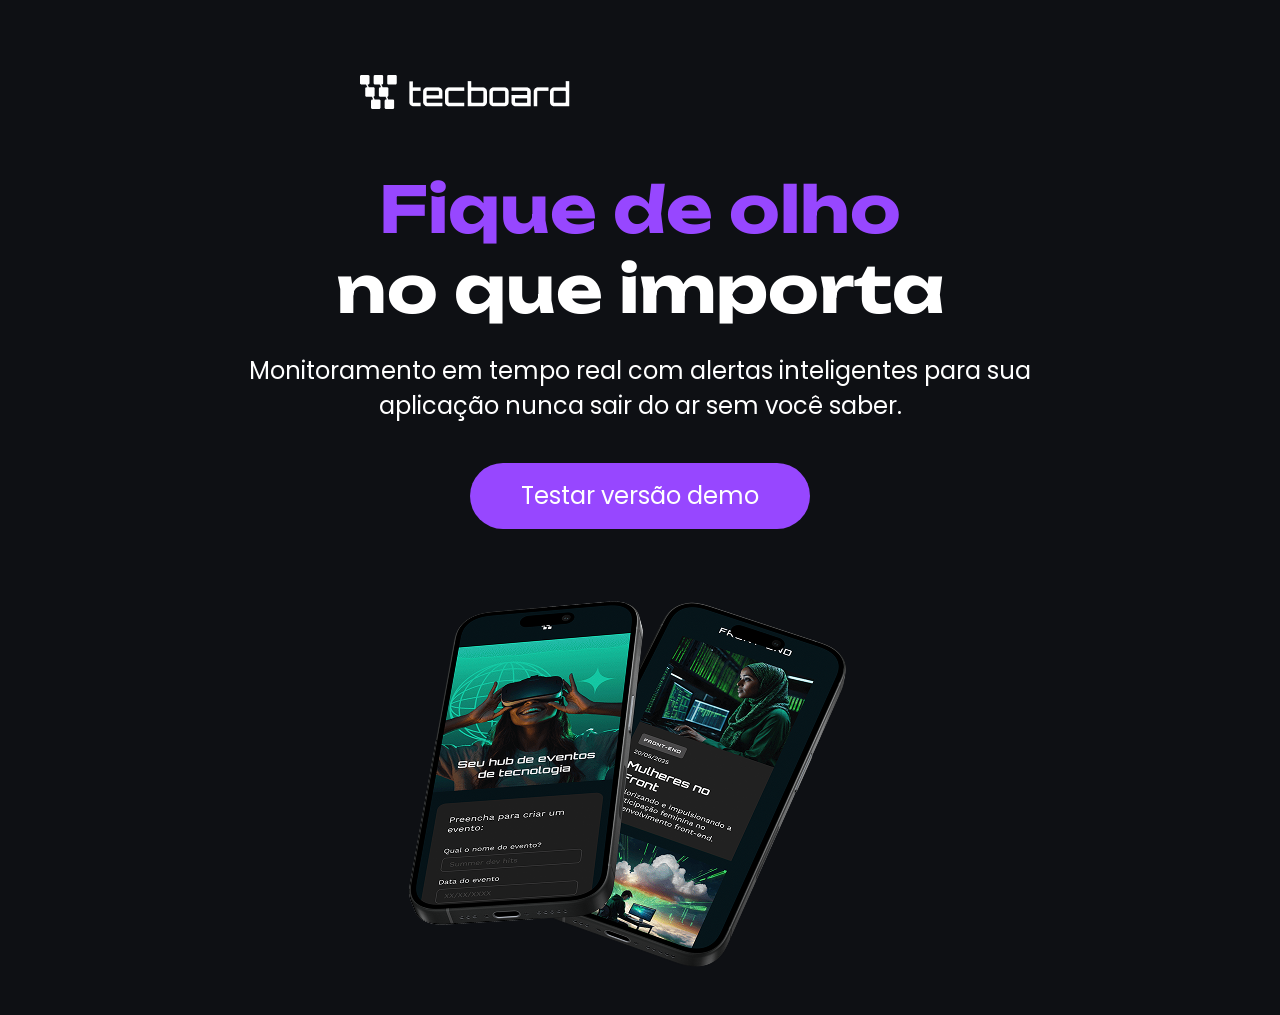
<file: CursosBasicos/HTML E CSS-ambiente,estrutura e estilo/index.html>
<!DOCTYPE html>
<html lang="pt-br">
<head>
    <meta charset="UTF-8">
    <meta name="viewport" content="width=device-width, initial-scale=1.0">
    <meta name="description" content="Tecboard App - monitore suas aplicações em tempo real, para que elas nunca saiam do ar sem você saber">
    <meta name="og:title" content="Tecboard App">
    <meta name="og:description" content="Monitore suas aplicações em tempo real, para que elas nunca saiam do ar sem você saber">
    <meta name="og:image" content="https://danicastilho.github.io/tecboard/img/celulares-sobrespostos-desktop.png">
    <meta name="og:type" content="website">
    <meta name="og:url" content="https://danicastilho.github.io/tecboard/">

    <link rel="icon" href="favicon-tecboard-roxo.svg" type="image/svg+xml">
    <link rel="stylesheet" href="styles/styles.css">
    
    <title>Tecboard</title>
    
    <meta name="google-site-verification" content="54-Po2ep1Lbu1mtYSbjfC4UkEeluThC8_FXgffuajUg" />
</head>
<body>
    <header>
        <img src="assets/logo-techboard-branco.png" alt="Logo do Tecboard App na cor branca">
    </header>
    <main>
        <section>
            <h1>
                <span>Fique de olho</span>
                <br>no que importa
            </h1>
            <p>Monitoramento em tempo real com alertas inteligentes para sua <span>aplicação</span> nunca sair do ar sem você saber.</p>
            <a href="#" title="Teste a versão demo do App Tecboard">Testar versão demo</a>
            <img src="assets/celulares-sobrepostos-desktop.png" alt="Tela do App Tecboard em dois celulares pretos sobrepostos, com destaque para o hub de eventos de tecnologia.">
        </section>
    </main>
</body>
</html>
</file>
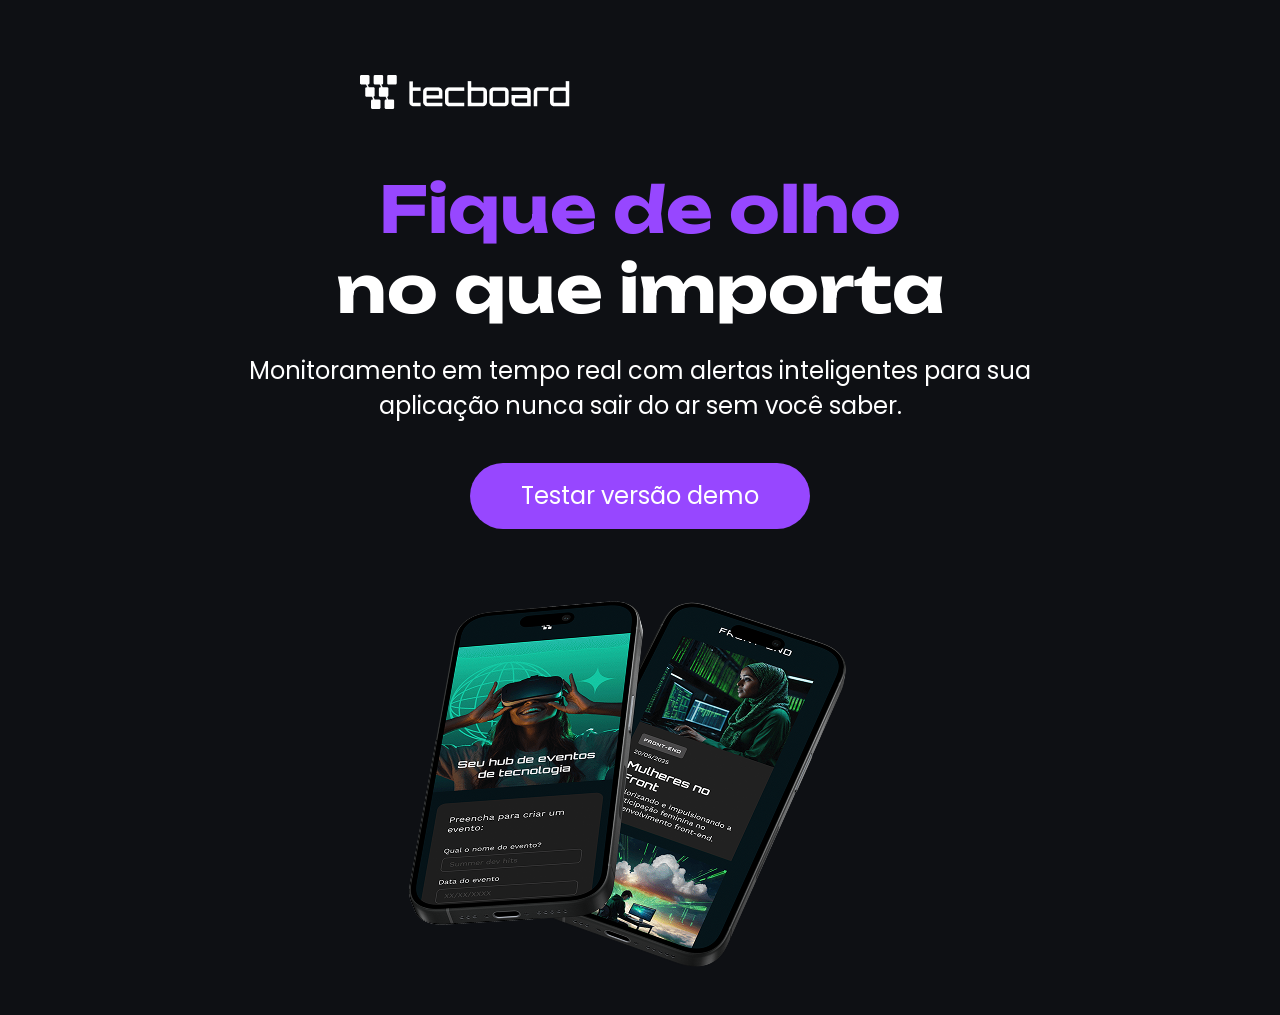
<file: CursosBasicos/HTML-E-CSS-ambiente-estrutura-e-estilo/index.html>
<!--Plataformas websites:
https://www.opengraph.xyz
https://metatags.io/
-->

<!DOCTYPE html>
<html lang="pt-br">
<head>
    <meta charset="UTF-8">
    <meta name="viewport" content="width=device-width, initial-scale=1.0">
    <!--Descrição na busca e preview de links abaixo (Resumo nos resultados)-->
    <meta name="description" content="Tecboard App - monitore suas aplicações em tempo real, para que elas nunca saiam do ar sem você saber">


    <!--OTIMIZANDO SEO PARA COMPARTILHAMENTO SOCIAL (meta name="og:*")-->
    <!--titulo do compartilhamento-->
    <meta name="og:title" content="Tecboard App">
    <!--Descrição do compartilhamento (pode ser a mesma da description acima)-->
    <meta name="og:description" content="Monitore suas aplicações em tempo real, para que elas nunca saiam do ar sem você saber">
    <!--Imagem que aparece no compartilhamento do link (copiar para apontar pro caminho do endereço nao para as pastas)-->
    <meta name="og:image" content="https://matheuscoliv.github.io/CursosFrontWeb/assets/celulares-sobrepostos-desktop.png">
    <!--Referencia o que esta sendo compartilhado (website)-->
    <meta name="og:type" content="website">
    <!--url do site-->
    <meta name="og:url" content="https://matheuscoliv.github.io/CursosFrontWeb/">


    <link rel="icon" href="favicon-tecboard-roxo.svg" type="image/svg+xml">
    <link rel="stylesheet" href="styles/styles.css">
    
    <title>Tecboard - Aplicativo de monitoramento de sistemas</title>
    <!--SEO: técnicas e estratégias usadas para melhorar o posicionamento de um site nos resultados orgânicos (não pagos) de mecanismos de busca como Google, Bing e outros.-->
    <!--tag do google search console-->
    <meta name="google-site-verification" content="sCIe4vKANhuMvI4RhOWXAQQ4ix4-lE_NE75IdH0Vx28" />
</head>
<body>
    <header>
        <img src="assets/logo-techboard-branco.png" alt="Logo do Tecboard App na cor branca">
    </header>
    <main>
        <section>
            <h1>
                <span>Fique de olho</span>
                <br>no que importa
            </h1>
            <p>Monitoramento em tempo real com alertas inteligentes para sua <span>aplicação</span> nunca sair do ar sem você saber.</p>

            <!--title="" deixa um resumo com hover no link caso aconteça (texto descritivo do link)-->
            <a href="#" title="Teste a versão demo do App Tecboard">Testar versão demo</a>

            <img src="assets/celulares-sobrepostos-desktop.png" alt="Tela do App Tecboard em dois celulares pretos sobrepostos, com destaque para o hub de eventos de tecnologia.">
        </section>
    </main>
</body>
</html>
</file>
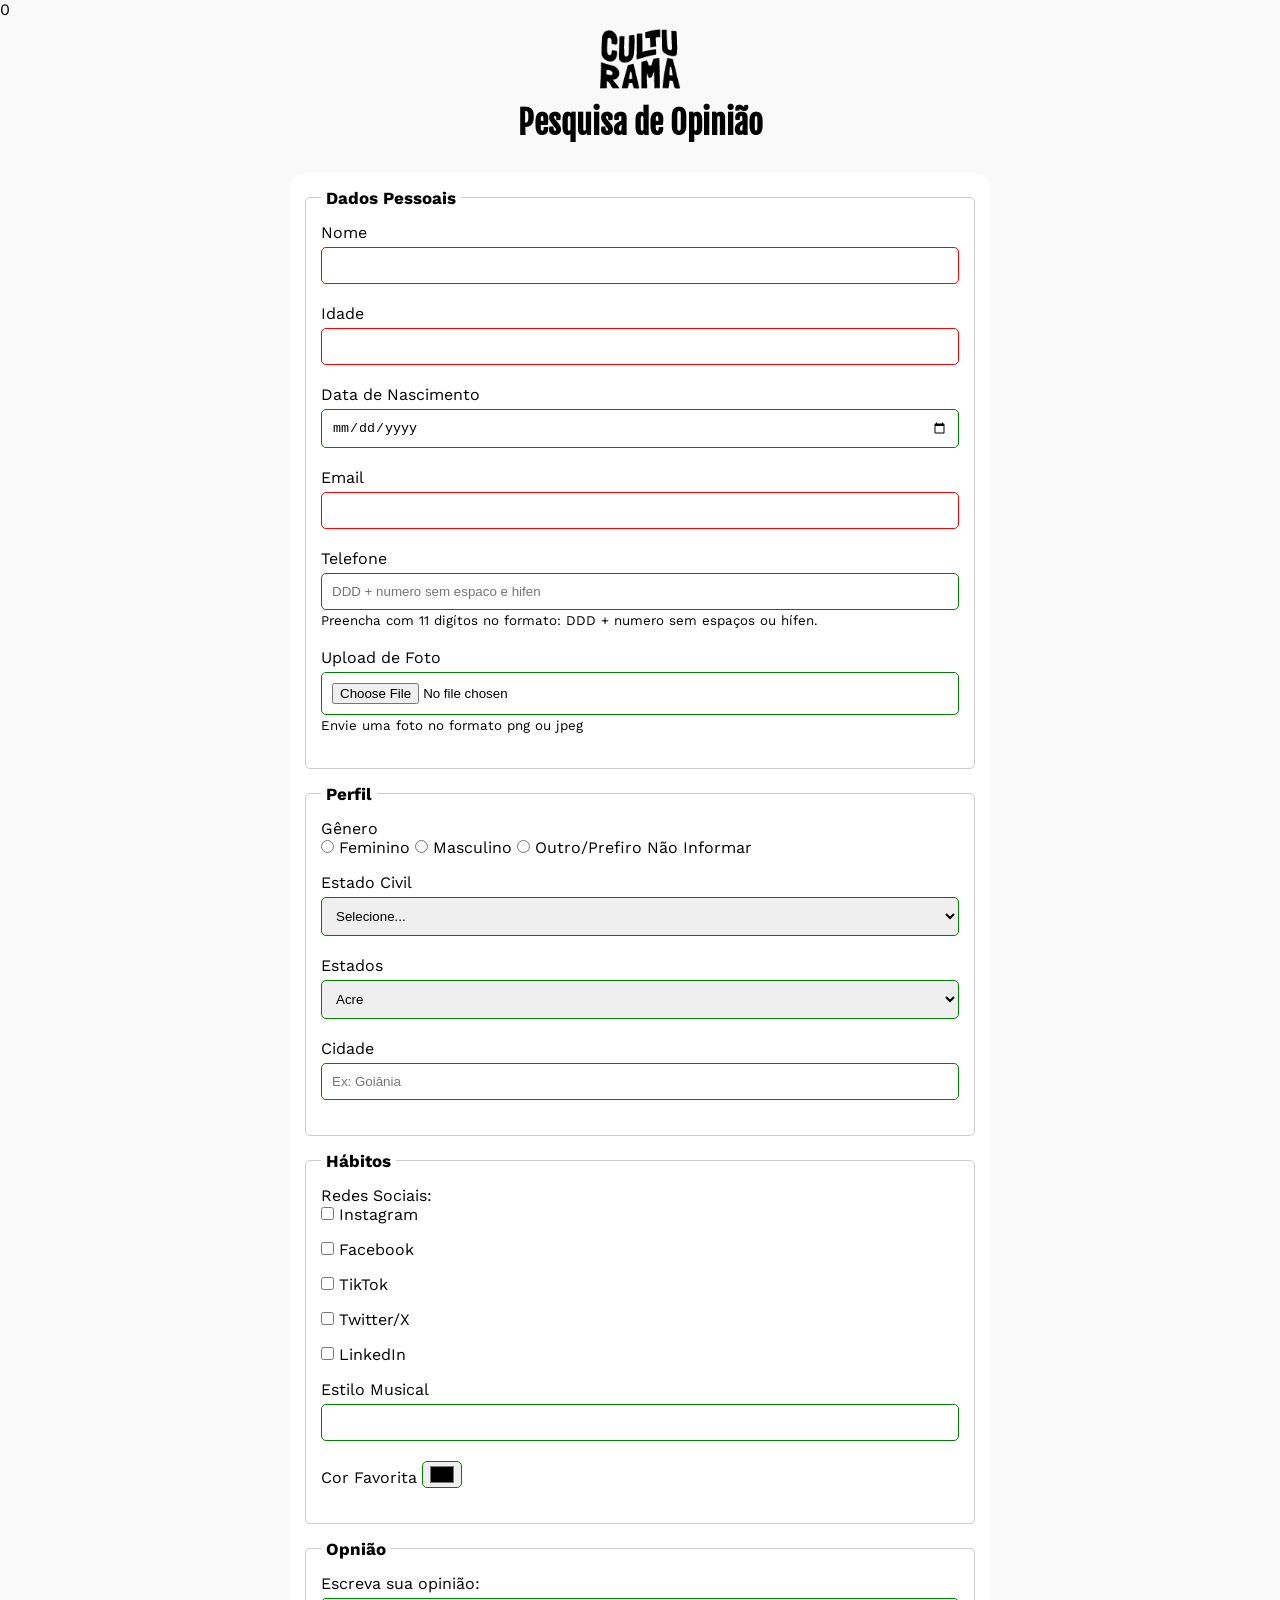
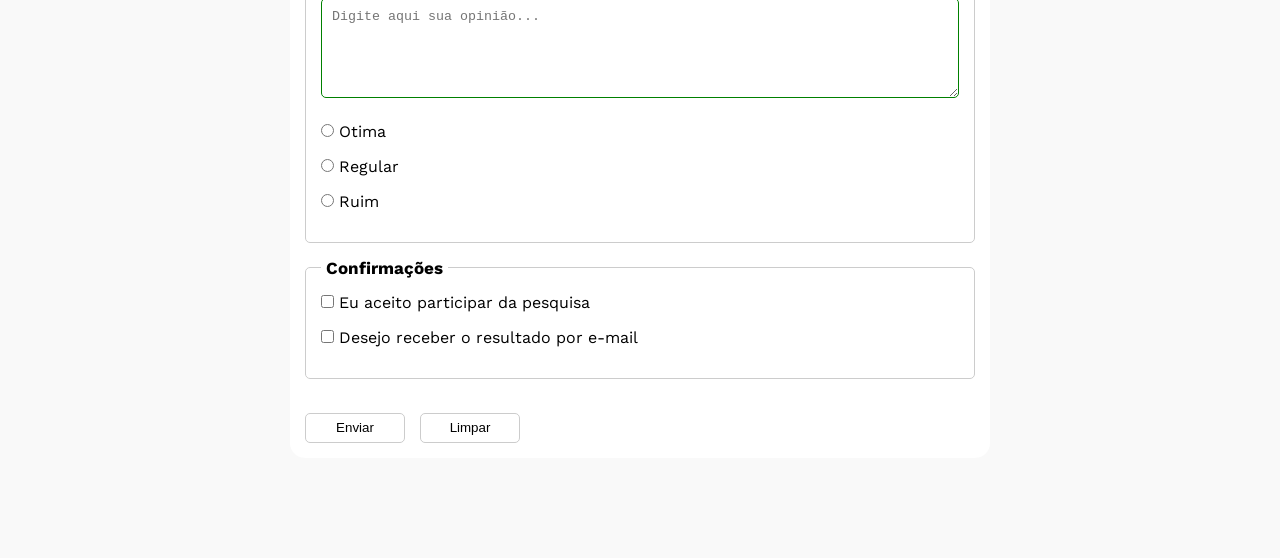
<file: CursosBasicos/HTML-E-CSS-formularios-SEO-e-acessibilidade/index.html>
<!DOCTYPE html>0
<html lang="pt-BR">

<head>
    <meta charset="UTF-8">
    <meta name="viewport" content="width=device-width, initial-scale=1.0">
    <link rel="icon" href="culturama-favico.png">
    <link rel="preconnect" href="https://fonts.googleapis.com">
    <link rel="preconnect" href="https://fonts.gstatic.com" crossorigin>
    <link href="https://fonts.googleapis.com/css2?family=Fjalla+One&family=Work+Sans&display=swap" rel="stylesheet">
    <link rel="stylesheet" href="styles/styles.css">
    <title>form seo acessibilidade-CULTURAMA</title>
</head>

<body>
    <main>
        <header>
            <img src="assets/logo-culturama.png" alt="logo culturama">
            <h1>Pesquisa de Opinião</h1>
        </header>
        <section>
            <form action="sucesso.html" method="get">
                <!--tag fieldset: expoe ao navegador que está começando um conjunto de elementos, relação entre si semanticamente-->
                <fieldset>
                    <!--tag legend adiciona legenda-->
                    <legend>Dados Pessoais</legend>
                    <label for="name">Nome</label>
                    <input id="name" type="text" name="userName" required>
                    <br>

                    <label for="age">Idade</label>
                    <input id="age" type="number" name="age" min="12" max="100" required>
                    <br>
                    <label for="birthdate">Data de Nascimento</label>
                    <input id="birthdate" type="date" name="birthdate">
                    <br>
                    <label for="email">Email</label>
                    <input id="email" type="email" name="userEmail" required>
                    <br>
                    <label for="phoneNumber">Telefone</label>
                    <input id="phoneNumber" type="tel" name="userPhoneNumber" pattern="[0-9{11}]"
                        placeholder="DDD + numero sem espaco e hifen" aria-describedby="phoneHelp">
                    <small id="phoneHelp">Preencha com 11 digítos no formato: DDD + numero sem espaços ou hífen.</small>

                    <br>

                    <label for="image">Upload de Foto</label>
                    <input id="image" type="file" accept="image/*" name="userImage" aria-describedby="imageHelp">
                    <small id="imageHelp">Envie uma foto no formato png ou jpeg</small>
                </fieldset>

                <fieldset>
                    <legend>Perfil</legend>
                    <p>Gênero</p>
                    <input id="fem" type="radio" name="userGender" value="feminino">
                    <label for="fem">Feminino</label>

                    <input id="masc" type="radio" name="userGender" value="masculino">
                    <label for="masc">Masculino</label>

                    <input id="otherNotInformed" type="radio" name="userGender" value="outro/prefiroNaoInformar">
                    <label for="otherNotInformed">Outro/Prefiro Não Informar</label>
                    <br>
                    <label for="maritalStatus">Estado Civil</label>
                    <select id="maritalStatus" name="userMaritalStatus">
                        <option value="notSelected">Selecione...</option>
                        <option value="casado">Casado</option>
                        <option value="solteiro">Solteiro</option>
                        <option value="viuvo">Viuvo</option>
                        <option value="divorciado">Divorciado</option>
                    </select>

                    <br>
                    <label for="state">Estados</label>
                    <select id="state" name="userState" required>
                        <option value="acre">Acre</option>
                        <option value="alagoas">Alagoas</option>
                        <option value="amapa">Amapá</option>
                        <option value="amazonas">Amazonas</option>
                        <option value="bahia">Bahia</option>
                        <option value="ceara">Ceará</option>
                        <option value="DF">Distrito Federal</option>
                        <option value="espiritoSatno">Espirito Santo</option>
                        <option value="goias">Goiás</option>
                        <option value="maranhao">Maranhão</option>
                        <option value="MTdoSul">Mato Grosso do Sul</option>
                        <option value="MT">Mato Grosso</option>
                        <option value="MG">Minas Gerais</option>
                        <option value="para">Pará</option>
                        <option value="paraiba">Paraíba</option>
                        <option value="PR">Paraná</option>
                        <option value="pernambuco">Pernambuco</option>
                        <option value="piaui">Piauí</option>
                        <option value="RJ">Rio de Janeiro</option>
                        <option value="rioGrandeDoNorte">Rio Grande do Norte</option>
                        <option value="rioGrandeDoSul">Rio Grande do Sul</option>
                        <option value="rondonia">Rondônia</option>
                        <option value="roraima">Roraima</option>
                        <option value="SC">Santa Catarina</option>
                        <option value="SP">São Paulo</option>
                        <option value="sergipe">Sergipe</option>
                        <option value="tocantins">Tocantins</option>
                    </select>

                    <br>
                    <label for="city">Cidade</label>
                    <input type="text" id="city" name="userCity" autocomplete="address-level2"
                        placeholder="Ex: Goiânia">
                </fieldset>



                <fieldset>
                    <legend>Hábitos</legend>
                    <p>Redes Sociais:</p>
                    <input id="instagram" type="checkbox" name="social" value="instagram">
                    <label for="instagram">Instagram</label>
                    <br>
                    <input id="facebook" type="checkbox" name="social" value="facebook">
                    <label for="facebook">Facebook</label>
                    <br>
                    <input id="tiktok" type="checkbox" name="social" value="tiktok">
                    <label for="tiktok">TikTok</label>
                    <br>
                    <input id="twitterX" type="checkbox" name="social" value="twitter">
                    <label for="twitterX">Twitter/X</label>
                    <br>
                    <input id="linkedin" type="checkbox" name="social" value="linkedin">
                    <label for="linkedin">LinkedIn</label>
                    <br>
                    <label for="musicStyle">Estilo Musical</label>
                    <input list="styleTypes" id="musicStyle" name="userMusicStyle" type="text">

                    <datalist id="styleTypes">
                        <option value="Rock">
                        <option value="Pop">
                        <option value="Indie">
                        <option value="Funk">
                        <option value="Sertanejo">
                        <option value="Outro">
                    </datalist>
                    <br>
                    <label for="favoriteColor">Cor Favorita</label>
                    <input type="color" name="userFavoriteColor" id="favoriteColor">
                </fieldset>

                <fieldset>
                    <legend>Opnião</legend>

                    <label for="comment">Escreva sua opinião:</label>
                    <textarea id="comment" name="userComment" placeholder="Digite aqui sua opinião..."></textarea>


                    <br>
                    <input type="radio" name="userOpnion" id="otima">
                    <label for="otima">Otima</label>
                    <br>
                    <input type="radio" name="userOpnion" id="regular">
                    <label for="regular">Regular</label>
                    <br>
                    <input type="radio" name="userOpnion" id="ruim">
                    <label for="ruim">Ruim</label>
                </fieldset>


                <fieldset>
                    <legend>Confirmações</legend>

                    <input type="checkbox" name="userLgpd" id="userLgpdTerm" value="accepted" required>
                    <label for="userLgpdTerm">Eu aceito participar da pesquisa</label>
                    <br>
                    <input type="checkbox" name="userGetResult" id="getResult" value="accepted">
                    <label for="getResult">Desejo receber o resultado por e-mail</label>
                </fieldset>
                <br>
                <button type="submit" aria-label="Enviar dados do formulário">Enviar</button>
                <button type="reset" aria-label="Limpar dados do formulário">Limpar</button>
            </form>
        </section>







    </main>

    <footer>

    </footer>
</body>

</html>
</file>
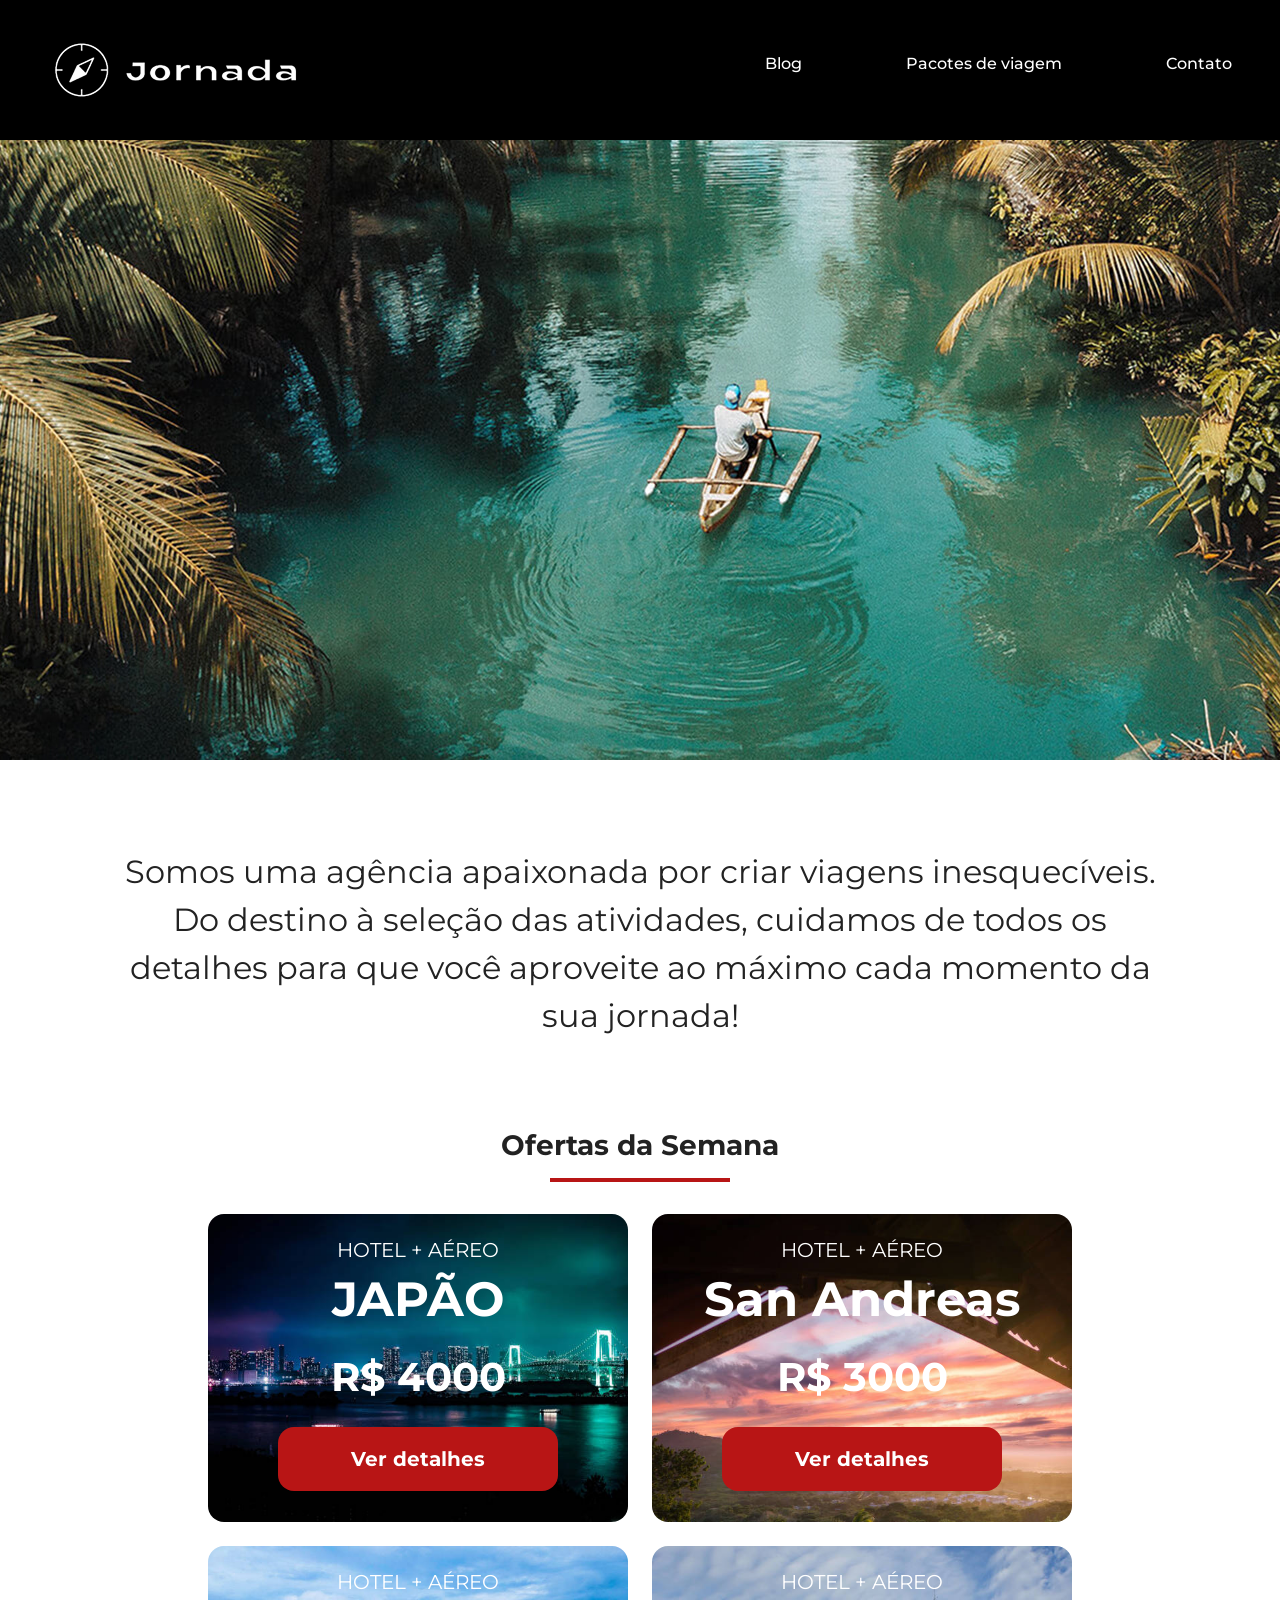
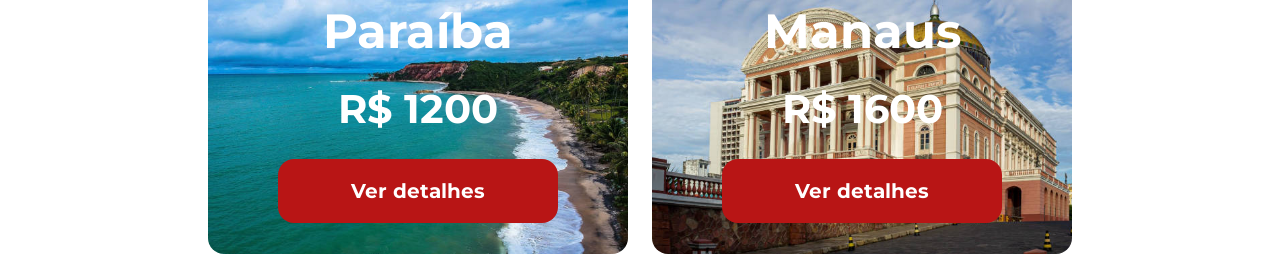
<file: CursosBasicos/HTML-E-CSS-responsividade-em-layouts/index.html>
<!--PROJETO FIGMA DA AULA: https://www.figma.com/design/roVyplxbRfpIxP26lYYLPk/Jornada-Viagens---Acervo--Fa%C3%A7a-uma-c%C3%B3pia---Copy-?node-id=0-1&p=f&t=sDivfK42JBvTbsSM-->
<!--Aprofundamento em css e HTML5 e estrategias de construção de layout-->
<!doctype html>
<html lang="pt-BR">
  <head>
    <meta charset="UTF-8" />
    <meta name="viewport" content="width=device-width, initial-scale=1.0" />
    <link rel="stylesheet" href="styles/styles.css" />
    <title>Responsividade em Layouts</title>
  </head>

  <body>
    <header>
      <a class="logo" href="index.html" title="voltar para a pagina inicial">
        <img
          class="logo-mobile"
          src="img/bussula-jornada-branca.png"
          alt="Imagem de uma bussúla branca"
        />
        <img
          class="logo-desktop"
          src="./img/bussula-texto-jornada.png"
          alt="Imagem de uma bussula branca escrito Jornada ao lado"
        />
      </a>
      <div class="container-menu">
        <label for="menu">
          <img src="img/menu.png" target="_blank" alt="menu" />
        </label>
        <input type="checkbox" hidden id="menu" />
        <nav>
          <ul class="list-links">
            <li>
              <a href="blog.html" target="_blank" title="Acessar o blog"
                >Blog</a
              >
            </li>
            <li>
              <a
                href="pacotes.html"
                target="_blank"
                title="Acessar pacotes de viagem"
                >Pacotes de viagem</a
              >
            </li>
            <li><a href="contato.html" title="Acessar contato">Contato</a></li>
          </ul>
        </nav>
      </div>
    </header>

    <section class="hero">
      <div class="hero-img"></div>
      <h2>
        Somos uma agência apaixonada por criar viagens inesquecíveis. Do destino
        à seleção das atividades, cuidamos de todos os detalhes para que você
        aproveite ao máximo cada momento da sua jornada!
      </h2>
    </section>
    <section class="offers">
      <div class="section-title">
        <h2>Ofertas da Semana</h2>
        <hr />
      </div>
      <section class="offers-cards">
        <article class="card japao">
          <header>
            <p>HOTEL + AÉREO</p>
            <h3>
              JAPÃO
              <br />
              <span>R$ 4000</span>
            </h3>
          </header>
          <section></section>
          <footer>
            <a href="#" class="button">Ver detalhes</a>
          </footer>
        </article>
        <article class="card san-andreas">
          <header>
            <p>HOTEL + AÉREO</p>
            <h3>
              San Andreas
              <br />
              <span>R$ 3000</span>
            </h3>
          </header>
          <section></section>
          <footer>
            <a href="#" class="button">Ver detalhes</a>
          </footer>
        </article>
        <article class="card paraiba">
          <header>
            <p>HOTEL + AÉREO</p>
            <h3>
              Paraíba
              <br />
              <span>R$ 1200</span>
            </h3>
          </header>
          <section></section>
          <footer>
            <a href="#" class="button">Ver detalhes</a>
          </footer>
        </article>
        <article class="card manaus">
          <header>
            <p>HOTEL + AÉREO</p>
            <h3>
              Manaus
              <br />
              <span>R$ 1600</span>
            </h3>
          </header>
          <section></section>
          <footer>
            <a href="#" class="button">Ver detalhes</a>
          </footer>
        </article>
      </section>
    </section>
  </body>
</html>
</file>
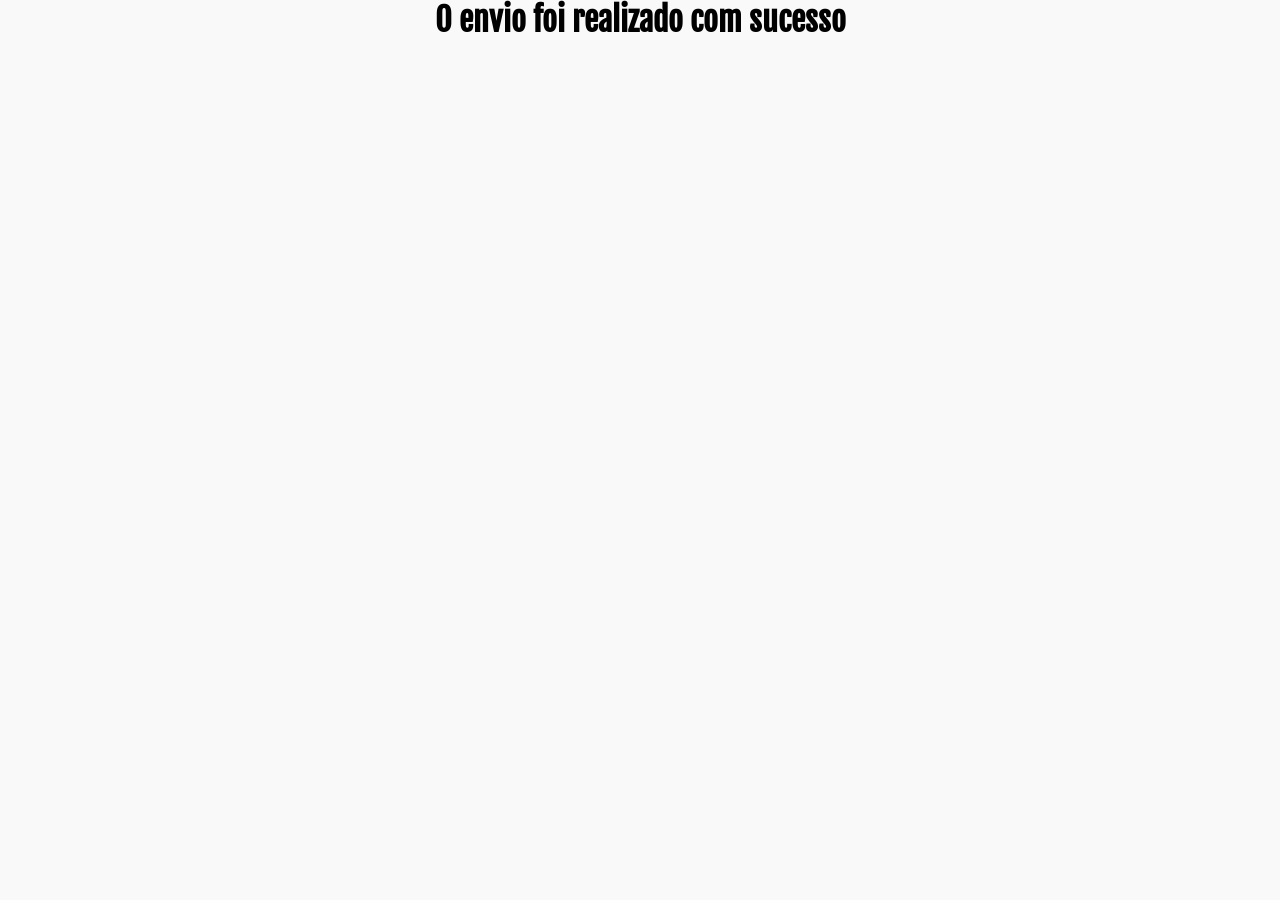
<file: CursosBasicos/HTML-E-CSS-formularios-SEO-e-acessibilidade/sucesso.html>
<!DOCTYPE html>
<html lang="en">
<head>
    <meta charset="UTF-8">
    <meta name="viewport" content="width=device-width, initial-scale=1.0">
    <link rel="icon" href="culturama-favico.png">
    <link rel="preconnect" href="https://fonts.googleapis.com">
    <link rel="preconnect" href="https://fonts.gstatic.com" crossorigin>
    <link href="https://fonts.googleapis.com/css2?family=Fjalla+One&family=Work+Sans&display=swap" rel="stylesheet">
    <link rel="stylesheet" href="styles/styles.css">
    <title>Envio feito com sucesso!</title>
</head>
<body>
    <h1 role="alert">O envio foi realizado com sucesso</h1>
</body>
</html>
</file>
<file: CursosBasicos/HTML E CSS-ambiente,estrutura e estilo/styles/styles.css>
/* Definição de fontes */
@font-face {
    font-family: "Unbounded";
    src: url("../fonts/Unbounded-Bold.ttf") format("truetype");
    font-weight: 700;
    font-style: normal;
    font-display: swap;
}

@font-face {
    font-family: "Poppins";
    src: url("../fonts/Poppins-Regular.ttf") format("truetype");
    font-weight: 400;
    font-style: normal;
    font-display: swap;
}

/* Reset */
* {
    margin: 0;
    padding: 0;
}

/* Estilo Desktop */
body{
    background-color:#0E1014;
    color: #ffffff;
}

header img{
    display: block;
    margin: 75px 0 0 360px;
}

h1{
    font-size: 64px;
    font-family: "Unbounded", sans-serif;
    text-align: center;
    margin-top: 60px;
}

h1 span{
    color: #9747FF;
}

p{
    font-family: "Poppins", sans-serif;
    font-size: 24px;
    text-align: center;
    margin: 24px auto 0;
    width: 792px;
}

a{
    color: #ffffff;
    font-family: "Poppins", sans-serif;
    font-size: 24px;
    text-decoration: none;
    background-color: #9747FF;
    width: 340px;
    height: 66px;
    display: block;
    text-align: center;
    line-height: 66px;
    border-radius: 36px;
    margin: 40px auto;
}

a:hover{
    background-color: #8233E8;
}

section img{
    display: block;
    width: 792px;
    height: 446px;
    margin: 0 auto;
}


@media(max-width: 768px){

    header img{
        margin:65px 0 0 60px;
    }

    p{
        width: 648px;
    }

}

@media(max-width: 375px){
    header img{
        margin:32px 0 0 16px;
    }
    h1{
        font-size: 40px;
    }
    p{
        font-size: 20px;
        width: 340px;
    }
    a{
        font-size: 20px;
        width: 251px;
    }
    section img{
        width: 340px;
        height: 230px;
    }
}
</file>
<file: CursosBasicos/HTML-E-CSS-ambiente-estrutura-e-estilo/styles/styles.css>
/* Definição de fontes */
@font-face {
    font-family: "Unbounded";
    src: url("../fonts/Unbounded-Bold.ttf") format("truetype");
    font-weight: 700;
    font-style: normal;
    font-display: swap;
}

@font-face {
    font-family: "Poppins";
    src: url("../fonts/Poppins-Regular.ttf") format("truetype");
    font-weight: 400;
    font-style: normal;
    font-display: swap;
}

/* Reset */
* {
    margin: 0;
    padding: 0;
}

/* Estilo Desktop */
body{
    background-color:#0E1014;
    color: #ffffff;
}

header img{
    display: block;
    margin: 75px 0 0 360px;
}

h1{
    font-size: 64px;
    font-family: "Unbounded", sans-serif;
    text-align: center;
    margin-top: 60px;
}

h1 span{
    color: #9747FF;
}

p{
    font-family: "Poppins", sans-serif;
    font-size: 24px;
    text-align: center;
    margin: 24px auto 0;
    width: 792px;
}

a{
    color: #ffffff;
    font-family: "Poppins", sans-serif;
    font-size: 24px;
    text-decoration: none;
    background-color: #9747FF;
    width: 340px;
    height: 66px;
    display: block;
    text-align: center;
    line-height: 66px;
    border-radius: 36px;
    margin: 40px auto;
}

a:hover{
    background-color: #8233E8;
}

section img{
    display: block;
    width: 792px;
    height: 446px;
    margin: 0 auto;
}


@media(max-width: 768px){

    header img{
        margin:65px 0 0 60px;
    }

    p{
        width: 648px;
    }

}

@media(max-width: 375px){
    header img{
        margin:32px 0 0 16px;
    }
    h1{
        font-size: 40px;
    }
    p{
        font-size: 20px;
        width: 340px;
    }
    a{
        font-size: 20px;
        width: 251px;
    }
    section img{
        width: 340px;
        height: 230px;
    }
}
</file>
<file: CursosBasicos/HTML-E-CSS-formularios-SEO-e-acessibilidade/styles/styles.css>
* {
    margin: 0;
    padding: 0;
    box-sizing: border-box;
}

body {
    background-color: #f9f9f9;
    font-family: "Work Sans", sans-serif;
}

img {
    width: 100px;
}
h1 {
    text-align: center;
    font-family: "Fjalla One", sans-serif;
}

main {
    width: 100%;
    max-width: 700px;
    margin: 0 auto;
}

header {
    text-align: center;
    margin-bottom: 30px;
}

form {
    background-color: white;
    padding: 15px;
    border-radius: 15px;
    margin-bottom: 100px;
}

fieldset {
    padding: 15px;
    border: 1px solid #cccccc;
    border-radius: 5px;
    margin-bottom: 15px;
}

label {
    display: inline-block;
    margin-bottom: 5px;
}

input[type="tel"], [type="file"] {
    margin-bottom: 0;
}

small {
    display: inline-block;
    margin-bottom: 20px;
}

legend {
    font-weight: bold;
    font-size: 17px;
    padding: 0 5px;
}


input, select, textarea {
    width: 100%;
    padding: 10px;
    margin-bottom: 20px;
    border: 1px solid #cccccc;
    border-radius: 5px;
}

textarea {
    min-height: 100px;
}


input[type="radio"],[type="checkbox"] {
    width: auto;
}

input[type="color"] {
    width: 40px;
    padding: 0 5px;
}

input:invalid, select:invalid, textarea:invalid {
    border-color: red;
}

input:valid, select:valid, textarea:valid {
    border-color: green;
}

button {
    width: 100px;
    height: 30px;
    margin-right: 10px;
    background-color: white;
    border: 1px solid #cccccc;
    border-radius: 5px;
    cursor: pointer;
}

button[type="submit"]:hover {
    background-color: green;
    color: white;
}

button[type="reset"]:hover {
    background-color: orangered;
    color: white;

}
</file>
<file: CursosBasicos/HTML-E-CSS-responsividade-em-layouts/styles/styles.css>
@import url(global.css);
@import url(header.css);
@import url(hero.css);
@import url(offers.css);
</file>
